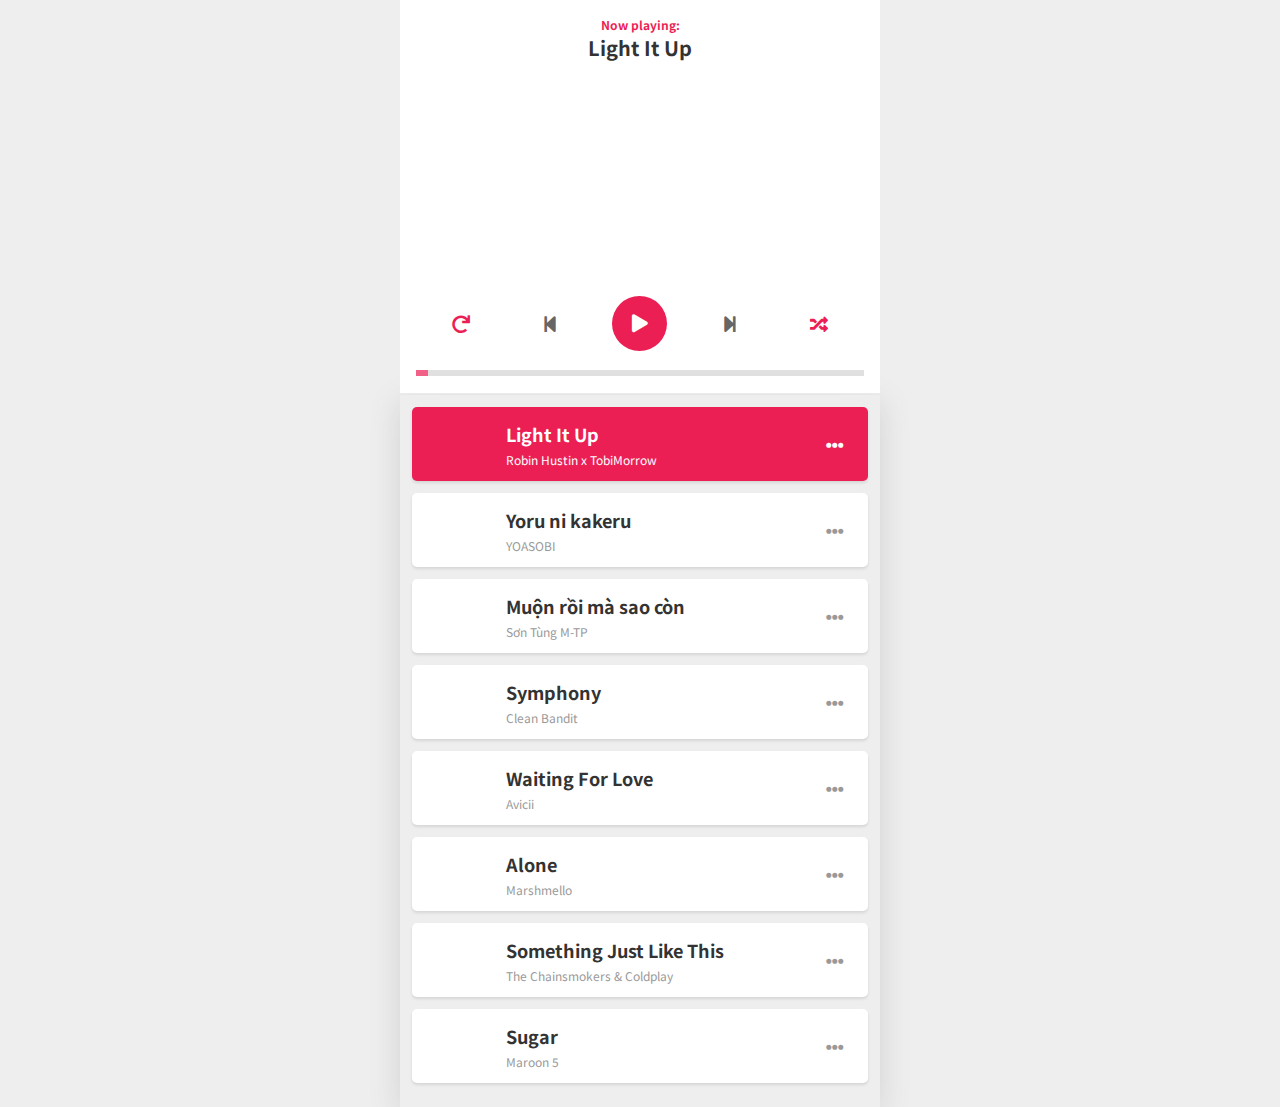
<file: index.html>
﻿<!DOCTYPE html>
<html lang="en">

<head>
    <meta charset="UTF-8" />
    <meta http-equiv="X-UA-Compatible" content="IE=edge" />
    <meta name="viewport" content="width=device-width, initial-scale=1.0" />
    <title>Document</title>
    <link rel="stylesheet" href="https://cdnjs.cloudflare.com/ajax/libs/font-awesome/5.15.3/css/all.min.css" />
    <link rel="stylesheet" href="style.css" />
</head>

<body>
    <div class="player">
        <div class="dashboard">
            <header>
                <h4>Now playing:</h4>
                <h2>Nevada 57th & 9th</h2>
            </header>
            <div class="cd">
                <div class="cd-thumb" style="
              background-image: url('https://i.ytimg.com/vi/jTLhQf5KJSc/maxresdefault.jpg');
            "></div>
            </div>
            <div class="control">
                <div class="btn btn-repeat">
                    <i class="fas fa-redo"></i>
                </div>
                <div class="btn btn-prev">
                    <i class="fas fa-step-backward"></i>
                </div>
                <div class="btn btn-toggle-play">
                    <i class="fas fa-pause icon-pause"></i>
                    <i class="fas fa-play icon-play"></i>
                </div>
                <div class="btn btn-next">
                    <i class="fas fa-step-forward"></i>
                </div>
                <div class="btn btn-random">
                    <i class="fas fa-random"></i>
                </div>
            </div>
            <input id="progress" class="progress" type="range" value="0" step="1" min="0" max="100" />

            <audio id="audio" src=""></audio>
        </div>
        <div class="playlist">

        </div>
    </div>
    <script src="app.js"></script>
    <script>
        
    </script>
</body>

</html>
</file>
<file: style.css>
@import url('https://fonts.googleapis.com/css2?family=Noto+Sans+JP:wght@400;500;900&display=swap');
:root {
    --primary-color: #ec1f55;
    --text-color: #333;
}

* {
    padding: 0;
    margin: 0;
    box-sizing: border-box;
}

html {
    font-size: 62.5%;
}

body {
    font-family: 'Noto Sans JP', sans-serif;
    background-color: #eee;
}

.player {
    position: relative;
    max-width: 480px;
    margin: 0 auto;
}

.player .icon-pause {
    display: none;
}

.player.playing .icon-pause {
    display: inline-block;
}

.player.playing .icon-play {
    display: none;
}

.dashboard {
    padding: 16px 16px 14px;
    position: fixed;
    top: 0;
    width: 100%;
    max-width: 480px;
    background-color: #fff;
    border-bottom: 1px solid #ebebeb;
}

header {
    text-align: center;
    margin-bottom: 10px;
}

header h4 {
    color: var(--primary-color);
    font-size: 12px;
}

header h2 {
    color: var(--text-color);
    font-size: 20px;
}

.cd {
    display: block;
    width: 200px;
    margin: auto;
}

.cd-thumb {
    padding-top: 100%;
    border-radius: 50%;
    background-repeat: no-repeat;
    background-size: cover;
    background-position: center;
}

.control {
    display: flex;
    align-items: center;
    justify-content: space-around;
    padding: 20px 0 10px 0;
}

.control .btn {
    color: #666;
    padding: 18px;
    font-size: 18px;
    cursor: pointer;
}

.control .btn.active {
    color: var(--primary-color);
}

.control .btn-toggle-play {
    width: 55px;
    height: 55px;
    background-color: var(--primary-color);
    border-radius: 50%;
    color: #fff;
    display: flex;
    align-items: center;
    justify-content: center;
}

.btn-random.active, .btn-repeat.active {
    color: var(--primary-color);
}

.progress {
    width: 100%;
    overflow: hidden;
    -webkit-appearance: none;
    height: 6px;
    background: #d3d3d3;
    outline: none;
    opacity: 0.7;
    -webkit-transition: 0.2s;
    transition: opacity 0.2s;
}

.progress:hover::-webkit-slider-thumb {
    background: var(--primary-color);
    box-shadow: -500px 0 0 500px var(--primary-color);
}

.progress::-webkit-slider-thumb {
    -webkit-appearance: none;
    cursor: pointer;
    width: 12px;
    height: 6px;
    background: var(--primary-color);
    box-shadow: -500px 0 0 500px var(--primary-color);
}

.playlist {
    padding: 12px;
    box-shadow: rgba(100, 100, 111, 0.2) 0px 7px 29px 0px;
    margin-top: 395px;
}

.song {
    display: flex;
    align-items: center;
    margin-bottom: 12px;
    background-color: #fff;
    padding: 8px 16px;
    border-radius: 5px;
    box-shadow: 0 2px 3px rgb(0 0 0 / 10%);
}

.song.active {
    background-color: var(--primary-color);
}

.song:active {
    opacity: 0.8;
}

.song.active .title, .song.active .author, .song.active .option {
    color: #fff;
}

.song .thumb {
    width: 46px;
    height: 46px;
    background-repeat: no-repeat;
    background-size: cover;
    background-position: center;
    border-radius: 50%;
    margin: 0 8px;
}

.song .body {
    flex: 1;
    padding: 0 16px;
}

.song .title {
    margin-bottom: 4px;
    font-size: 18px;
    color: var(--text-color);
}

.song .author {
    font-size: 12px;
    color: #999;
}

.song .option {
    padding: 16px 8px;
    color: #999;
    font-size: 18px;
}
</file>
